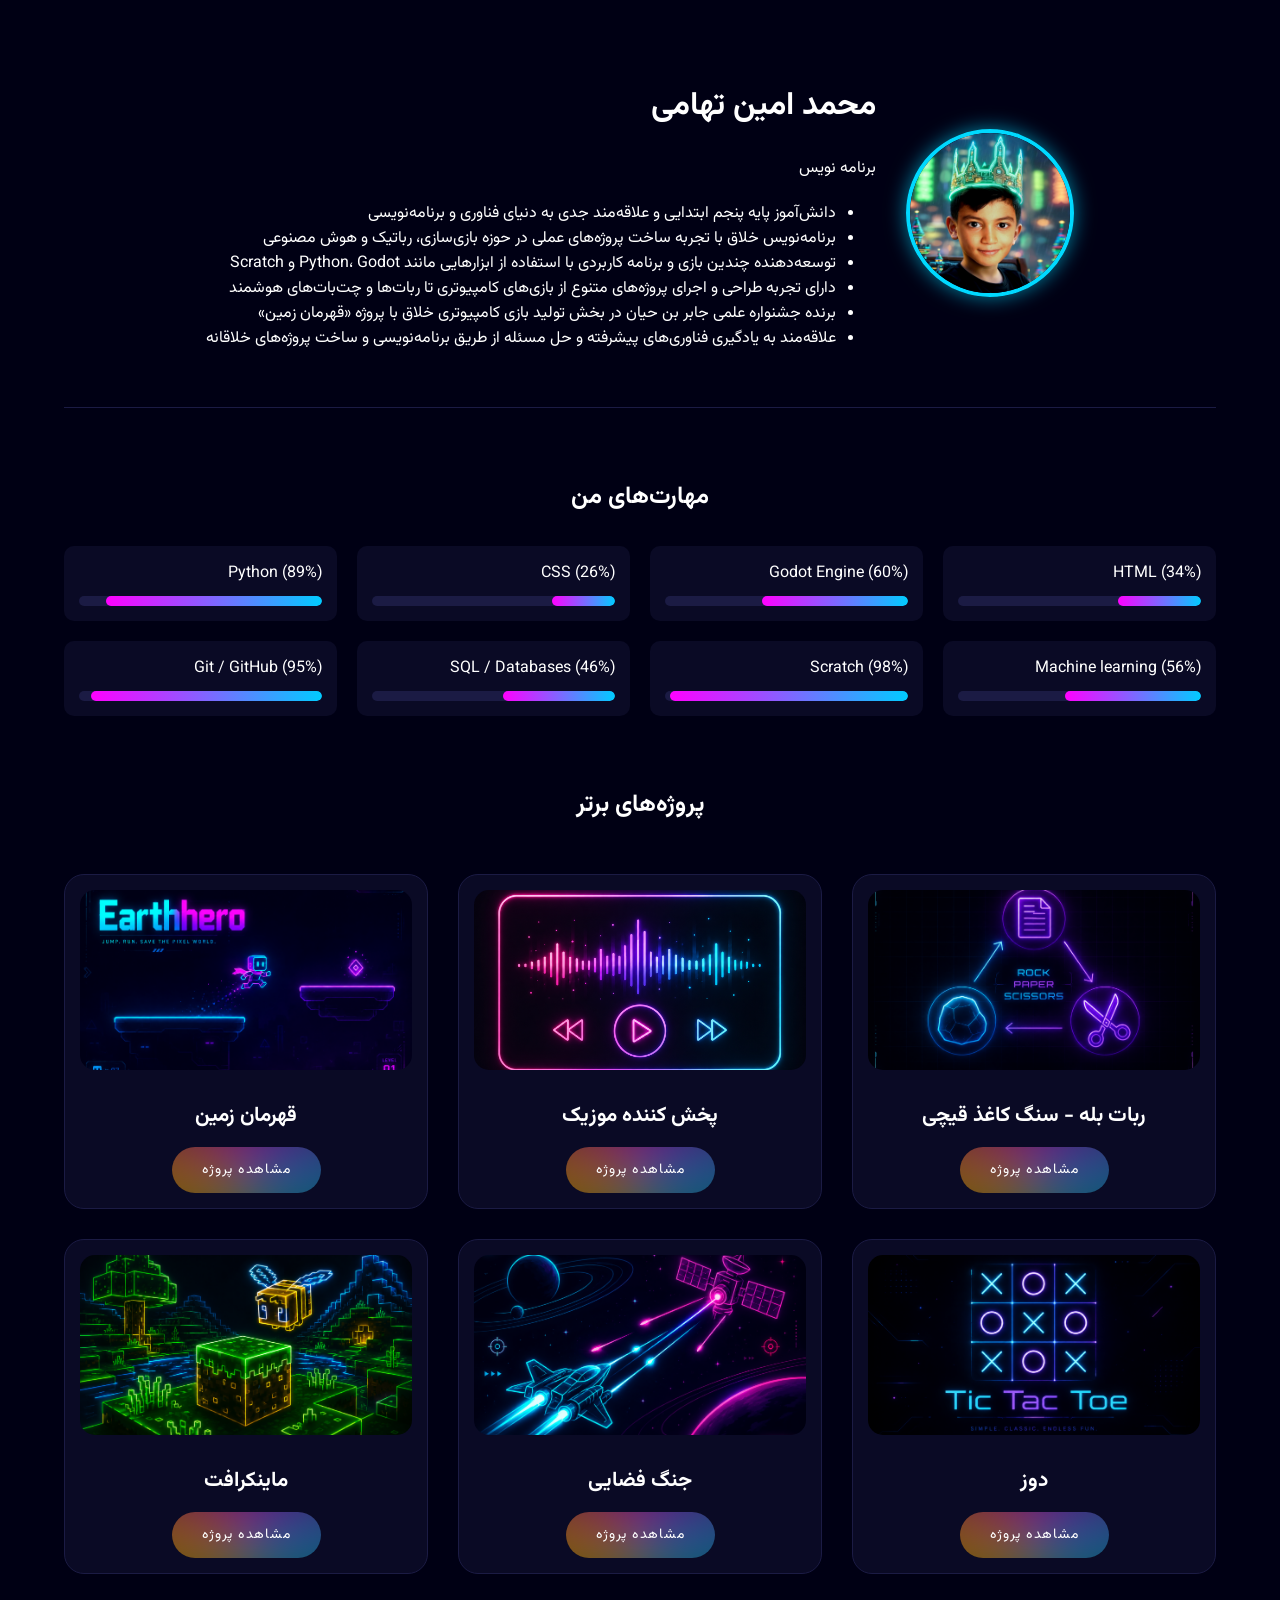
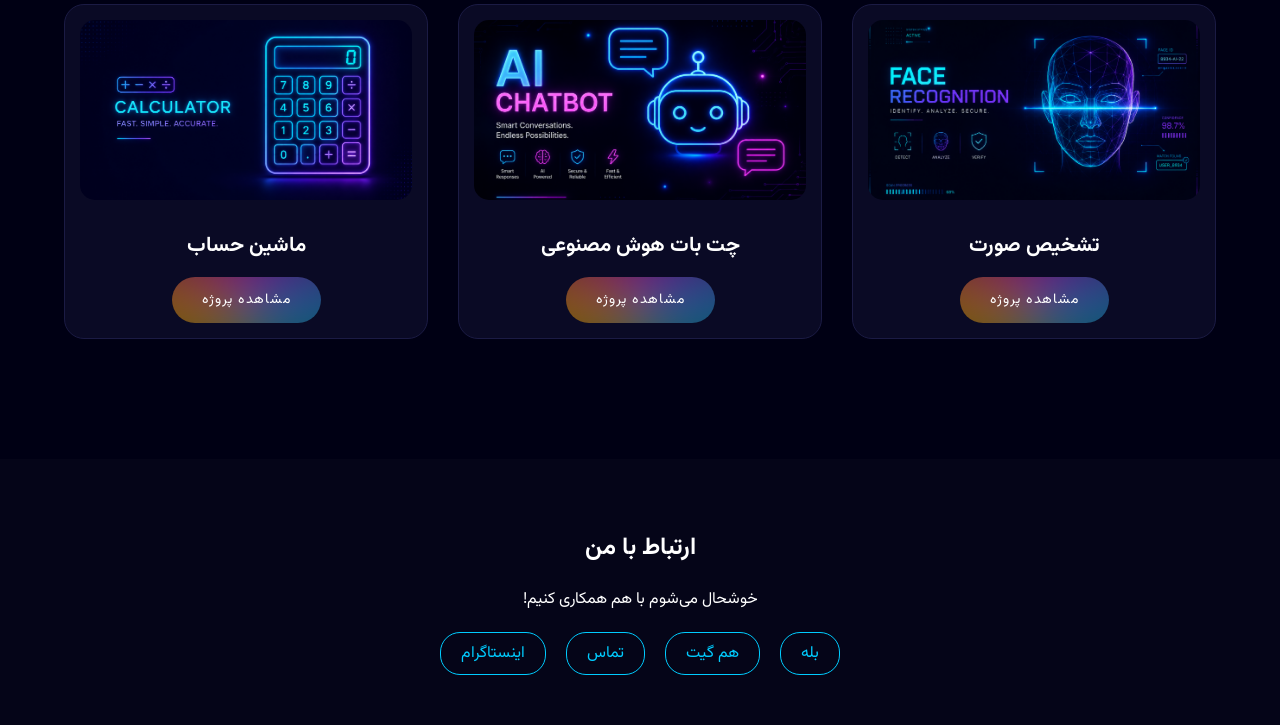
<file: index.html>
<!DOCTYPE html>
<html lang="fa">
<head>
    <meta charset="UTF-8">
    <meta name="viewport" content="width=device-width, initial-scale=1.0">
    <title>رزومه حرفه‌ای من</title>
    <link rel="stylesheet" href="style.css">
</head>
<body>

<div class="container">
    <header>
        <img src="profile.jpg" alt="عکس من" class="profile-img">
        <div class="header-info">
            <h1>محمد امین تهامی</h1>
            <p>برنامه‌ نویس</p>
            <ul>
  <li>دانش‌آموز پایه پنجم ابتدایی و علاقه‌مند جدی به دنیای فناوری و برنامه‌نویسی</li>
  <li>برنامه‌نویس خلاق با تجربه ساخت پروژه‌های عملی در حوزه بازی‌سازی، رباتیک و هوش مصنوعی</li>
  <li>توسعه‌دهنده چندین بازی و برنامه کاربردی با استفاده از ابزارهایی مانند Python، Godot و Scratch</li>
  <li>دارای تجربه طراحی و اجرای پروژه‌های متنوع از بازی‌های کامپیوتری تا ربات‌ها و چت‌بات‌های هوشمند</li>
  <li>برنده جشنواره علمی جابر بن حیان در بخش تولید بازی کامپیوتری خلاق با پروژه «قهرمان زمین»</li>
  <li>علاقه‌مند به یادگیری فناوری‌های پیشرفته و حل مسئله از طریق برنامه‌نویسی و ساخت پروژه‌های خلاقانه</li>
</ul>

        </div>
    </header>

    <section class="skills-section">
        <h2>مهارت‌های من</h2>
        <div class="skills-grid">
            <div class="skill-item">
                <span class="skill-name">HTML (34%)</span>
                <div class="progress-bar"><div class="progress-fill" style="width: 34%;"></div></div>
            </div>
            <div class="skill-item">
                <span class="skill-name">Godot Engine (60%)</span>
                <div class="progress-bar"><div class="progress-fill" style="width: 60%;"></div></div>
            </div>
            <div class="skill-item">
                <span class="skill-name">CSS (26%)</span>
                <div class="progress-bar"><div class="progress-fill" style="width: 26%;"></div></div>
            </div>
            <div class="skill-item">
                <span class="skill-name">Python (89%)</span>
                <div class="progress-bar"><div class="progress-fill" style="width: 89%;"></div></div>
            </div>
            <div class="skill-item">
                <span class="skill-name">Machine learning (56%)</span>
                <div class="progress-bar"><div class="progress-fill" style="width: 56%;"></div></div>
            </div>
            <div class="skill-item">
                <span class="skill-name">Scratch (98%)</span>
                <div class="progress-bar"><div class="progress-fill" style="width: 98%;"></div></div>
            </div>
            <div class="skill-item">
                <span class="skill-name">SQL / Databases (46%)</span>
                <div class="progress-bar"><div class="progress-fill" style="width: 46%;"></div></div>
            </div>
            <div class="skill-item">
                <span class="skill-name">Git / GitHub (95%)</span>
                <div class="progress-bar"><div class="progress-fill" style="width: 95%;"></div></div>
            </div>
        </div>
    </section>

    <section>
        <h2>پروژه‌های برتر</h2>
        <div class="projects-grid">
            <!-- Project 1 -->
            <div class="project-card">
                <img src="project1.jpg" alt="Project 1" class="project-thumbnail">
                <div class="project-name">ربات بله - سنگ کاغذ قیچی</div>
                <a href="project1.html"><button class="galaxy">مشاهده پروژه</button></a>
            </div>
            <!-- Project 2 -->
            <div class="project-card">
                <img src="project2.jpg" alt="Project 2" class="project-thumbnail">
                <div class="project-name">پخش کننده موزیک</div>
                <a href="project2.html"><button class="galaxy">مشاهده پروژه</button></a>
            </div>
            <!-- Project 3 -->
            <div class="project-card">
                <img src="project3.jpg" alt="Project 3" class="project-thumbnail">
                <div class="project-name">قهرمان زمین</div>
                <a href="project3.html"><button class="galaxy">مشاهده پروژه</button></a>
            </div>
            <!-- Project 4 -->
            <div class="project-card">
                <img src="project4.jpg" alt="Project 4" class="project-thumbnail">
                <div class="project-name">دوز</div>
                <a href="project4.html"><button class="galaxy">مشاهده پروژه</button></a>
            </div>
            <!-- Project 5 -->
            <div class="project-card">
                <img src="project5.jpg" alt="Project 5" class="project-thumbnail">
                <div class="project-name">جنگ فضایی</div>
                <a href="project5.html"><button class="galaxy">مشاهده پروژه</button></a>
            </div>
            <!-- Project 6 -->
            <div class="project-card">
                <img src="project6.jpg" alt="Project 6" class="project-thumbnail">
                <div class="project-name">ماینکرافت</div>
                <a href="project6.html"><button class="galaxy">مشاهده پروژه</button></a>
            </div>
            <!-- Project 7 -->
            <div class="project-card">
                <img src="project7.jpg" alt="Project 7" class="project-thumbnail">
                <div class="project-name">تشخیص صورت</div>
                <a href="project7.html"><button class="galaxy">مشاهده پروژه</button></a>
            </div>
            <!-- Project 8 -->
            <div class="project-card">
                <img src="project8.jpg" alt="Project 8" class="project-thumbnail">
                <div class="project-name">چت بات هوش مصنوعی</div>
                <a href="project8.html"><button class="galaxy">مشاهده پروژه</button></a>
            </div>
            <!-- Project 9 -->
            <div class="project-card">
                <img src="project9.jpg" alt="Project 9" class="project-thumbnail">
                <div class="project-name">ماشین حساب</div>
                <a href="project9.html"><button class="galaxy">مشاهده پروژه</button></a>
            </div>
        </div>
    </section>
</div>

<footer>
    <h2>ارتباط با من</h2>
    <p>خوشحال می‌شوم با هم همکاری کنیم!</p>
    <div class="contact-links">
        <a href="https://ble.ir/py_mc_amin">بله</a>
        <a href="https://hamgit.ir/roghebra1">هم گیت</a>
        <a href="tel:09912001302">تماس</a>
        <a href="https://instagram.com/modaresanekoochak">اینستاگرام</a>
    </div>
</footer>

</body>
</html>
</file>
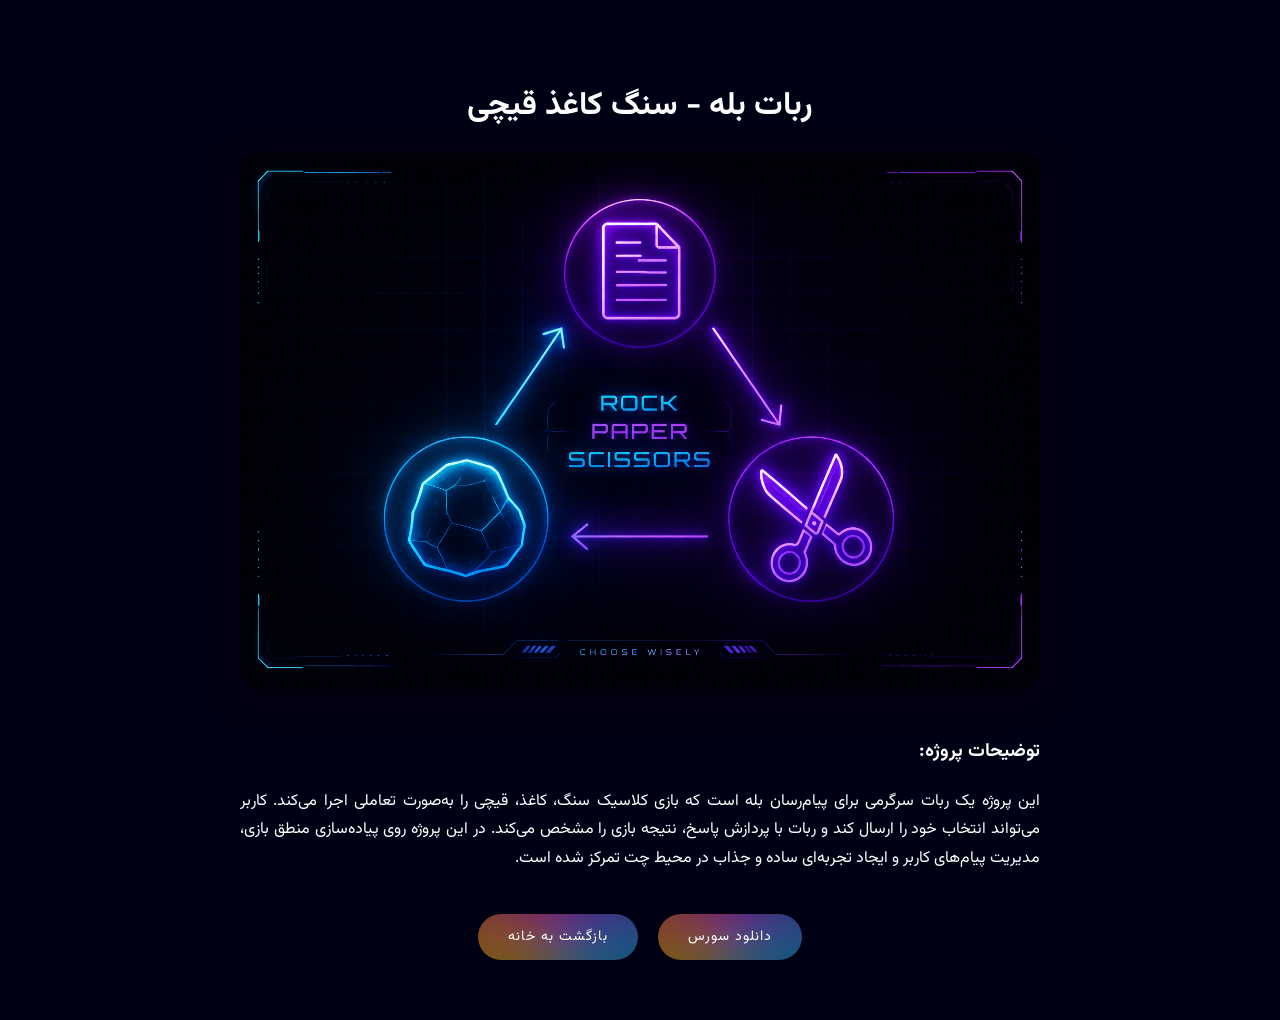
<file: project1.html>
<!DOCTYPE html>
<html lang="fa">
<head>
    <meta charset="UTF-8">
    <meta name="viewport" content="width=device-width, initial-scale=1.0">
    <title>پروژه 1</title>
    <link rel="stylesheet" href="style.css">
    <style>
        .project-details { padding: 60px 0; }
        .project-hero-img { width: 100%; max-width: 800px; border-radius: 20px; box-shadow: 0 10px 30px rgba(0,0,0,0.5); }
        .btn-group { display: flex; gap: 20px; justify-content: center; margin-top: 40px; }
    </style>
</head>
<body>

<div class="container project-details">
    <h1>ربات بله - سنگ کاغذ قیچی</h1>
    <img src="project1.jpg" alt="Project 1" class="project-hero-img">
    
    <div style="max-width: 800px; margin: 40px auto; line-height: 1.8; text-align: justify;">
        <h3>توضیحات پروژه:</h3>
        <p>
این پروژه یک ربات سرگرمی برای پیام‌رسان بله است که بازی کلاسیک سنگ، کاغذ، قیچی را به‌صورت تعاملی اجرا می‌کند. کاربر می‌تواند انتخاب خود را ارسال کند و ربات با پردازش پاسخ، نتیجه بازی را مشخص می‌کند. در این پروژه روی پیاده‌سازی منطق بازی، مدیریت پیام‌های کاربر و ایجاد تجربه‌ای ساده و جذاب در محیط چت تمرکز شده است.
</p>

    </div>

    <div class="btn-group">
        <a href="https://hamgit.ir/mahdiar/bot"><button class="galaxy">دانلود سورس</button></a>
        <a href="index.html"><button class="galaxy">بازگشت به خانه</button></a>
    </div>
</div>

</body>
</html>
</file>
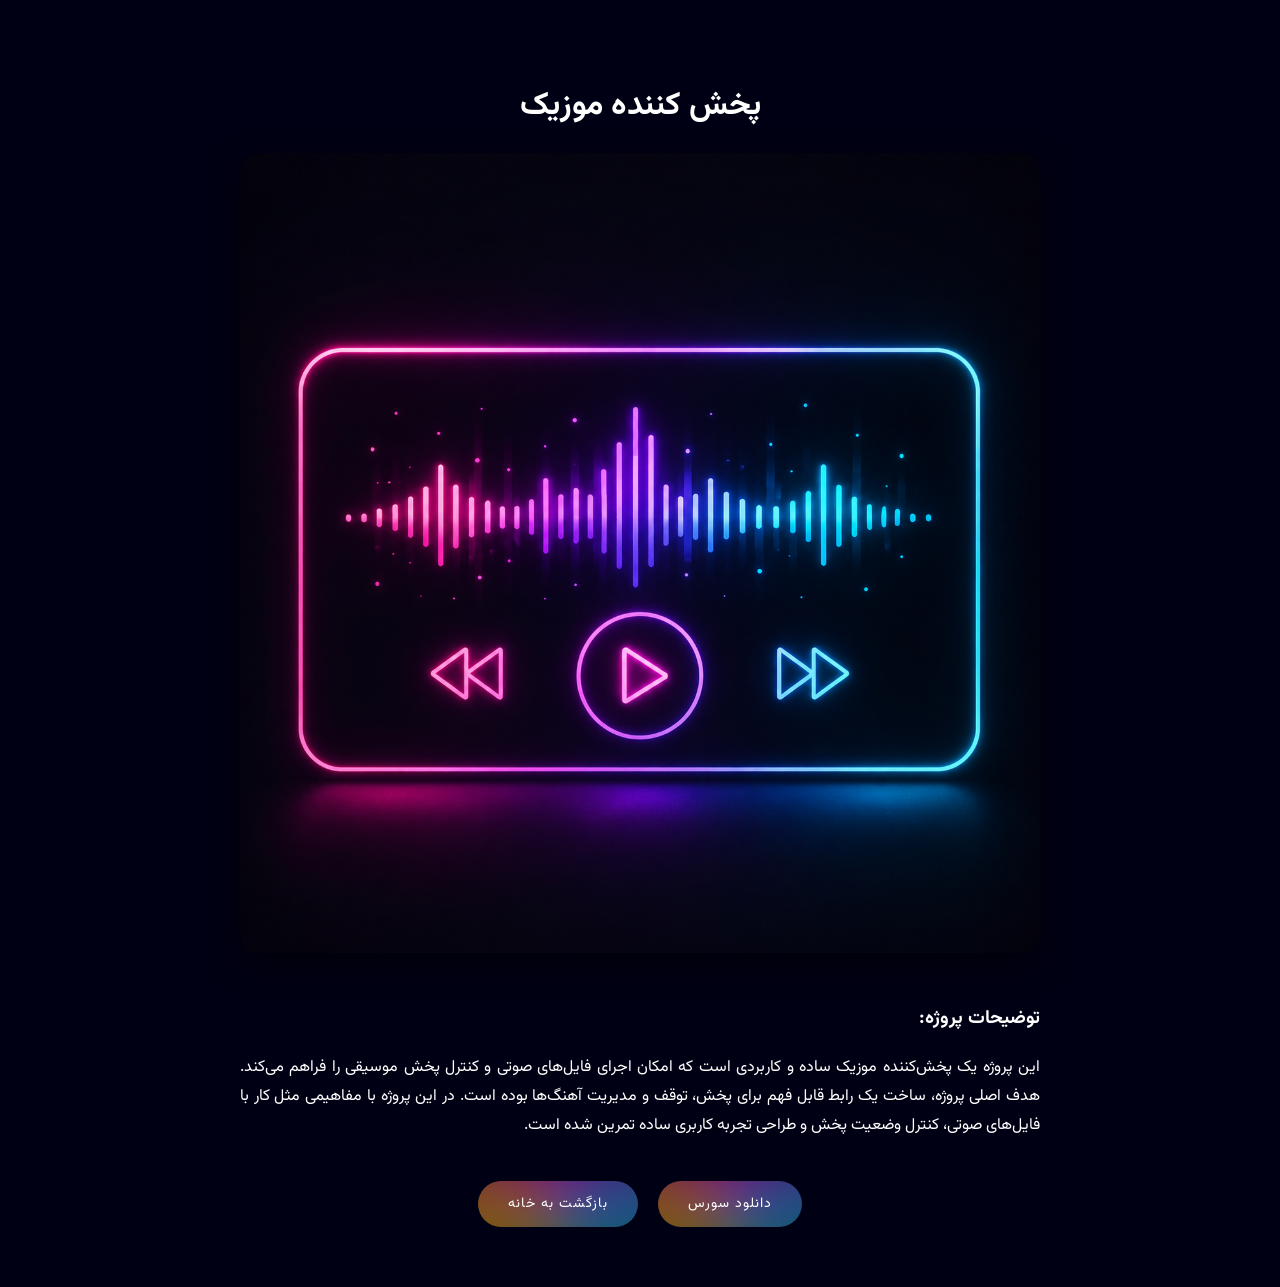
<file: project2.html>
<!DOCTYPE html>
<html lang="fa">
<head>
    <meta charset="UTF-8">
    <meta name="viewport" content="width=device-width, initial-scale=1.0">
    <title>پروژه 2</title>
    <link rel="stylesheet" href="style.css">
    <style>
        .project-details { padding: 60px 0; }
        .project-hero-img { width: 100%; max-width: 800px; border-radius: 20px; box-shadow: 0 10px 30px rgba(0,0,0,0.5); }
        .btn-group { display: flex; gap: 20px; justify-content: center; margin-top: 40px; }
    </style>
</head>
<body>

<div class="container project-details">
    <h1>پخش کننده موزیک</h1>
    <img src="project2.jpg" alt="Project 2" class="project-hero-img">
    
    <div style="max-width: 800px; margin: 40px auto; line-height: 1.8; text-align: justify;">
        <h3>توضیحات پروژه:</h3>
        <p>
این پروژه یک پخش‌کننده موزیک ساده و کاربردی است که امکان اجرای فایل‌های صوتی و کنترل پخش موسیقی را فراهم می‌کند. هدف اصلی پروژه، ساخت یک رابط قابل فهم برای پخش، توقف و مدیریت آهنگ‌ها بوده است. در این پروژه با مفاهیمی مثل کار با فایل‌های صوتی، کنترل وضعیت پخش و طراحی تجربه کاربری ساده تمرین شده است.
</p>

    </div>

    <div class="btn-group">
        <a href="https://pn-src.ir/56"><button class="galaxy">دانلود سورس</button></a>
        <a href="index.html"><button class="galaxy">بازگشت به خانه</button></a>
    </div>
</div>

</body>
</html>
</file>
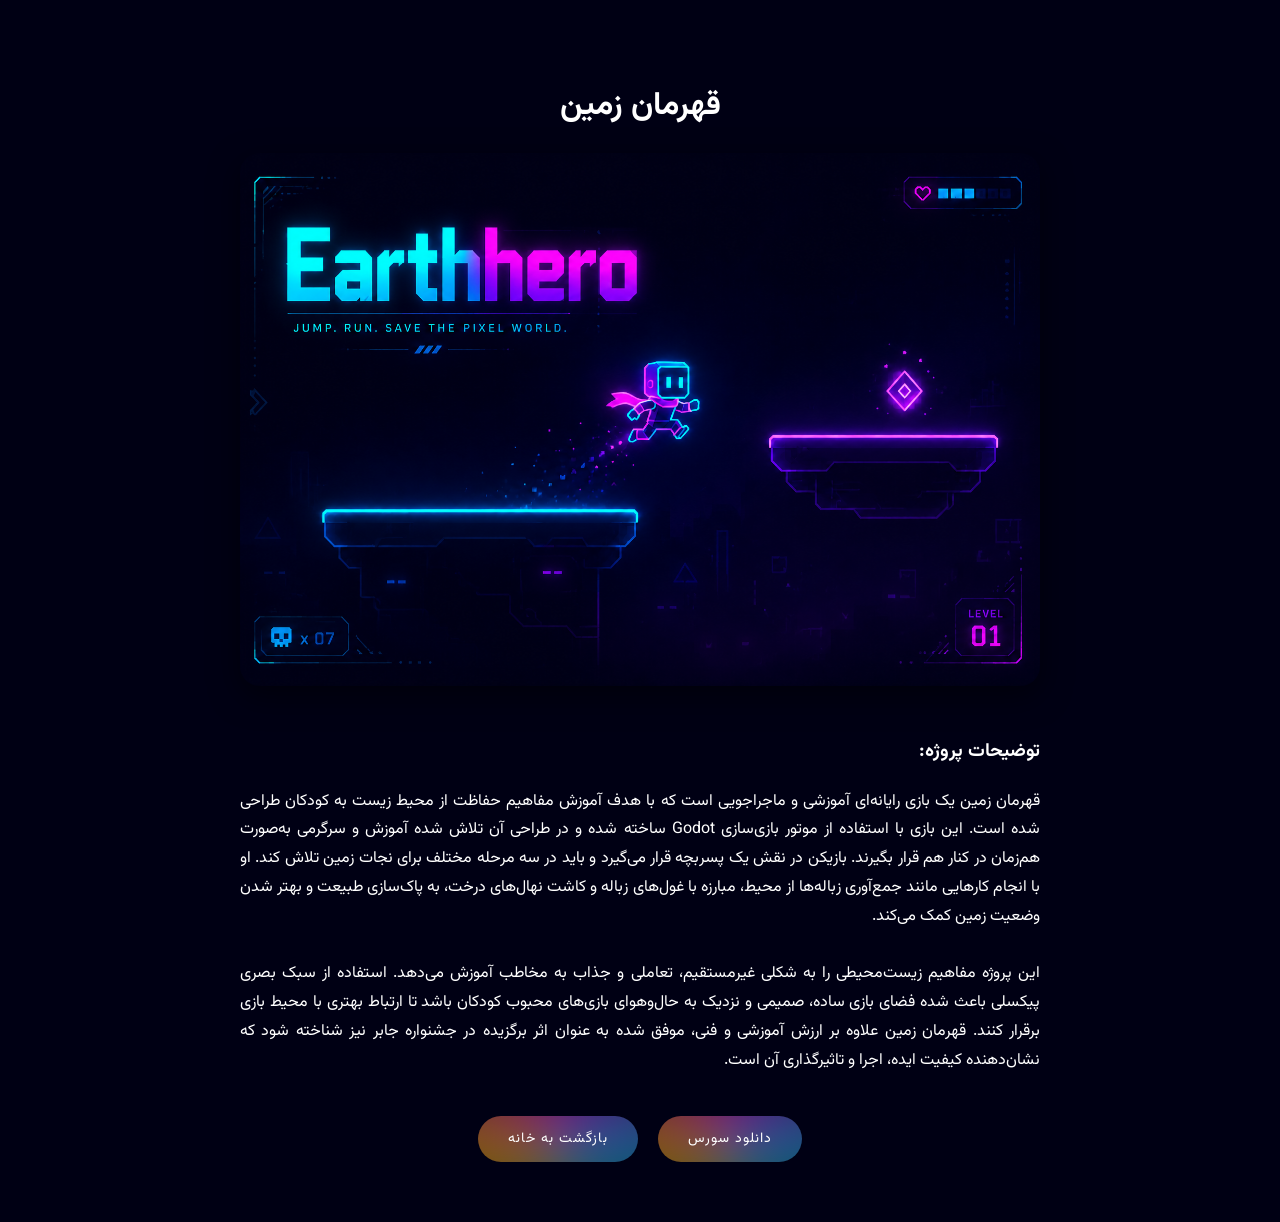
<file: project3.html>
<!DOCTYPE html>
<html lang="fa">
<head>
    <meta charset="UTF-8">
    <meta name="viewport" content="width=device-width, initial-scale=1.0">
    <title>پروژه 3</title>
    <link rel="stylesheet" href="style.css">
    <style>
        .project-details { padding: 60px 0; }
        .project-hero-img { width: 100%; max-width: 800px; border-radius: 20px; box-shadow: 0 10px 30px rgba(0,0,0,0.5); }
        .btn-group { display: flex; gap: 20px; justify-content: center; margin-top: 40px; }
    </style>
</head>
<body>

<div class="container project-details">
    <h1>قهرمان زمین</h1>
    <img src="project3.jpg" alt="Project 3" class="project-hero-img">
    
    <div style="max-width: 800px; margin: 40px auto; line-height: 1.8; text-align: justify;">
        <h3>توضیحات پروژه:</h3>
        <p>
قهرمان زمین یک بازی رایانه‌ای آموزشی و ماجراجویی است که با هدف آموزش مفاهیم حفاظت از محیط زیست به کودکان طراحی شده است. این بازی با استفاده از موتور بازی‌سازی Godot ساخته شده و در طراحی آن تلاش شده آموزش و سرگرمی به‌صورت هم‌زمان در کنار هم قرار بگیرند. بازیکن در نقش یک پسربچه قرار می‌گیرد و باید در سه مرحله مختلف برای نجات زمین تلاش کند. او با انجام کارهایی مانند جمع‌آوری زباله‌ها از محیط، مبارزه با غول‌های زباله و کاشت نهال‌های درخت، به پاک‌سازی طبیعت و بهتر شدن وضعیت زمین کمک می‌کند.
<br><br>
این پروژه مفاهیم زیست‌محیطی را به شکلی غیرمستقیم، تعاملی و جذاب به مخاطب آموزش می‌دهد. استفاده از سبک بصری پیکسلی باعث شده فضای بازی ساده، صمیمی و نزدیک به حال‌وهوای بازی‌های محبوب کودکان باشد تا ارتباط بهتری با محیط بازی برقرار کنند. قهرمان زمین علاوه بر ارزش آموزشی و فنی، موفق شده به عنوان اثر برگزیده در جشنواره جابر نیز شناخته شود که نشان‌دهنده کیفیت ایده، اجرا و تاثیرگذاری آن است.
</p>

    </div>

    <div class="btn-group">
        <a href="https://my.files.ir/drive/s/8D9neHzLtfwUJCB4wpr4i29UbdkNmP"><button class="galaxy">دانلود سورس</button></a>
        <a href="index.html"><button class="galaxy">بازگشت به خانه</button></a>
    </div>
</div>

</body>
</html>
</file>
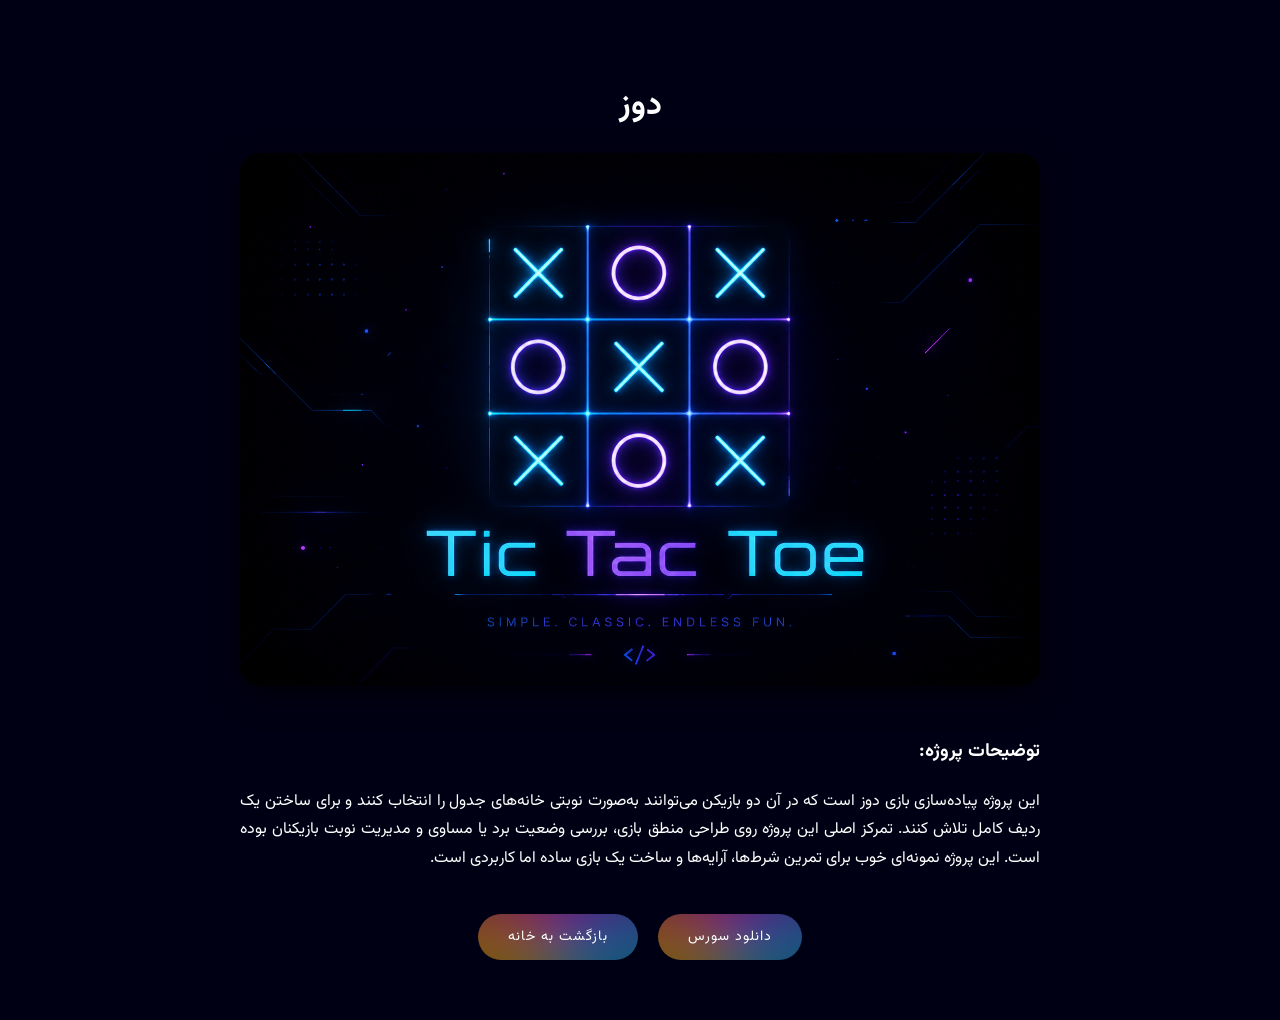
<file: project4.html>
<!DOCTYPE html>
<html lang="fa">
<head>
    <meta charset="UTF-8">
    <meta name="viewport" content="width=device-width, initial-scale=1.0">
    <title>پروژه 4</title>
    <link rel="stylesheet" href="style.css">
    <style>
        .project-details { padding: 60px 0; }
        .project-hero-img { width: 100%; max-width: 800px; border-radius: 20px; box-shadow: 0 10px 30px rgba(0,0,0,0.5); }
        .btn-group { display: flex; gap: 20px; justify-content: center; margin-top: 40px; }
    </style>
</head>
<body>

<div class="container project-details">
    <h1>دوز</h1>
    <img src="project4.jpg" alt="Project 4" class="project-hero-img">
    
    <div style="max-width: 800px; margin: 40px auto; line-height: 1.8; text-align: justify;">
        <h3>توضیحات پروژه:</h3>
        <p>
این پروژه پیاده‌سازی بازی دوز است که در آن دو بازیکن می‌توانند به‌صورت نوبتی خانه‌های جدول را انتخاب کنند و برای ساختن یک ردیف کامل تلاش کنند. تمرکز اصلی این پروژه روی طراحی منطق بازی، بررسی وضعیت برد یا مساوی و مدیریت نوبت بازیکنان بوده است. این پروژه نمونه‌ای خوب برای تمرین شرط‌ها، آرایه‌ها و ساخت یک بازی ساده اما کاربردی است.
</p>

    </div>

    <div class="btn-group">
        <a href="دوز.zip"><button class="galaxy">دانلود سورس</button></a>
        <a href="index.html"><button class="galaxy">بازگشت به خانه</button></a>
    </div>
</div>

</body>
</html>
</file>
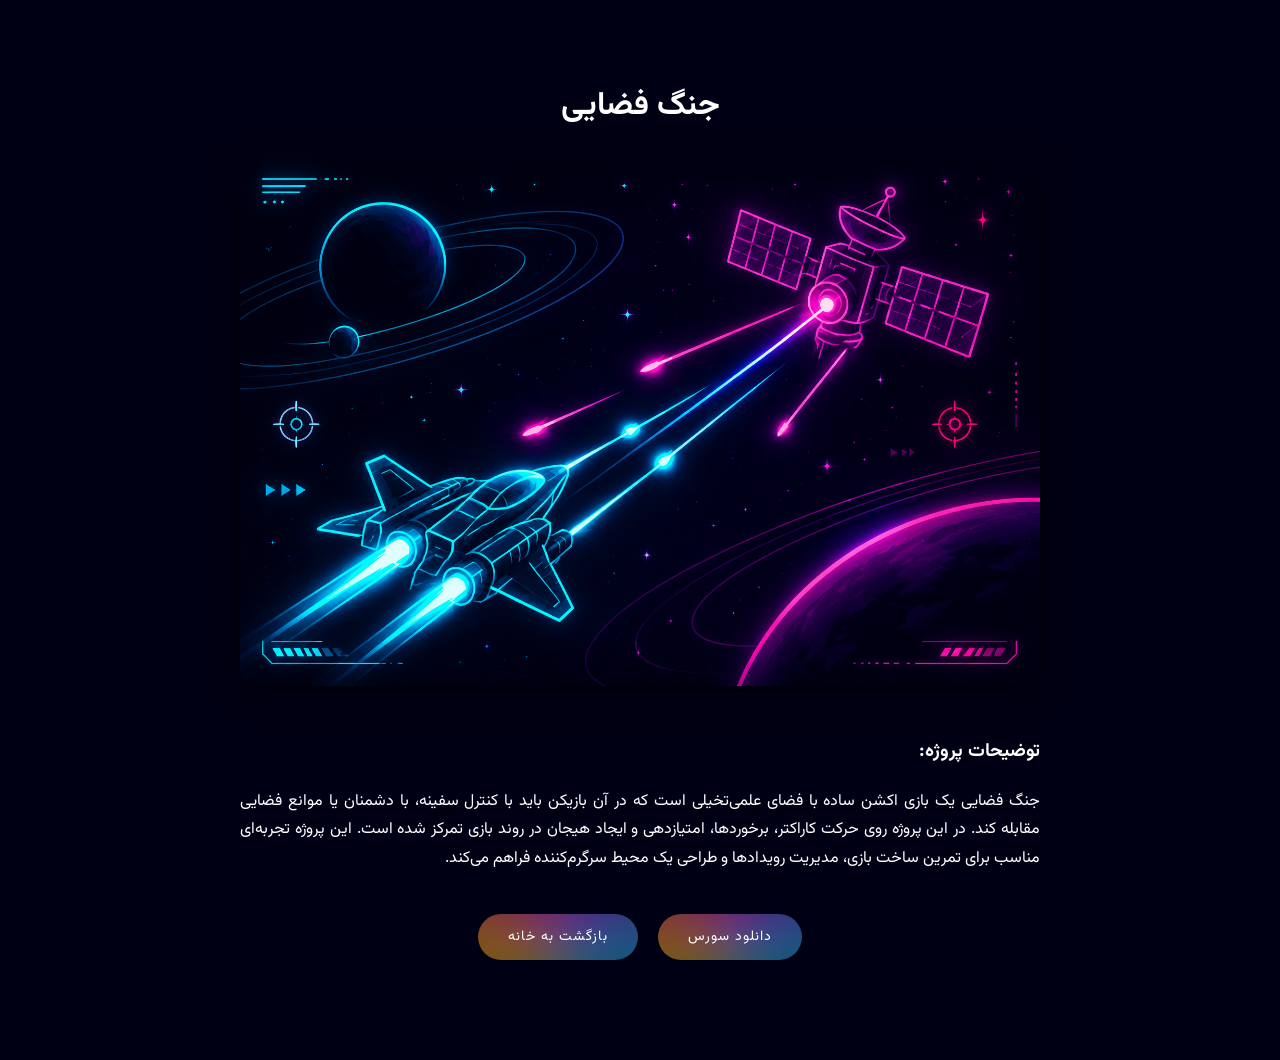
<file: project5.html>
<!DOCTYPE html>
<html lang="fa">
<head>
    <meta charset="UTF-8">
    <meta name="viewport" content="width=device-width, initial-scale=1.0">
    <title>پروژه 5</title>
    <link rel="stylesheet" href="style.css">
    <style>
        .project-details { padding: 60px 0; }
        .project-hero-img { width: 100%; max-width: 800px; border-radius: 20px; box-shadow: 0 10px 30px rgba(0,0,0,0.5); }
        .btn-group { display: flex; gap: 20px; justify-content: center; margin-top: 40px; }
    </style>
</head>
<body>

<div class="container project-details">
    <h1>جنگ فضایی</h1>
    <img src="project5.jpg" alt="Project 5" class="project-hero-img">
    
    <div style="max-width: 800px; margin: 40px auto; line-height: 1.8; text-align: justify;">
        <h3>توضیحات پروژه:</h3>
        <p>
جنگ فضایی یک بازی اکشن ساده با فضای علمی‌تخیلی است که در آن بازیکن باید با کنترل سفینه، با دشمنان یا موانع فضایی مقابله کند. در این پروژه روی حرکت کاراکتر، برخوردها، امتیازدهی و ایجاد هیجان در روند بازی تمرکز شده است. این پروژه تجربه‌ای مناسب برای تمرین ساخت بازی، مدیریت رویدادها و طراحی یک محیط سرگرم‌کننده فراهم می‌کند.
</p>


    <div class="btn-group">
        <a href="https://my.files.ir/drive/s/yei5EBRXaj56Qwaek9x6eIL3ROnahR"><button class="galaxy">دانلود سورس</button></a>
        <a href="index.html"><button class="galaxy">بازگشت به خانه</button></a>
    </div>
</div>

</body>
</html>
</file>
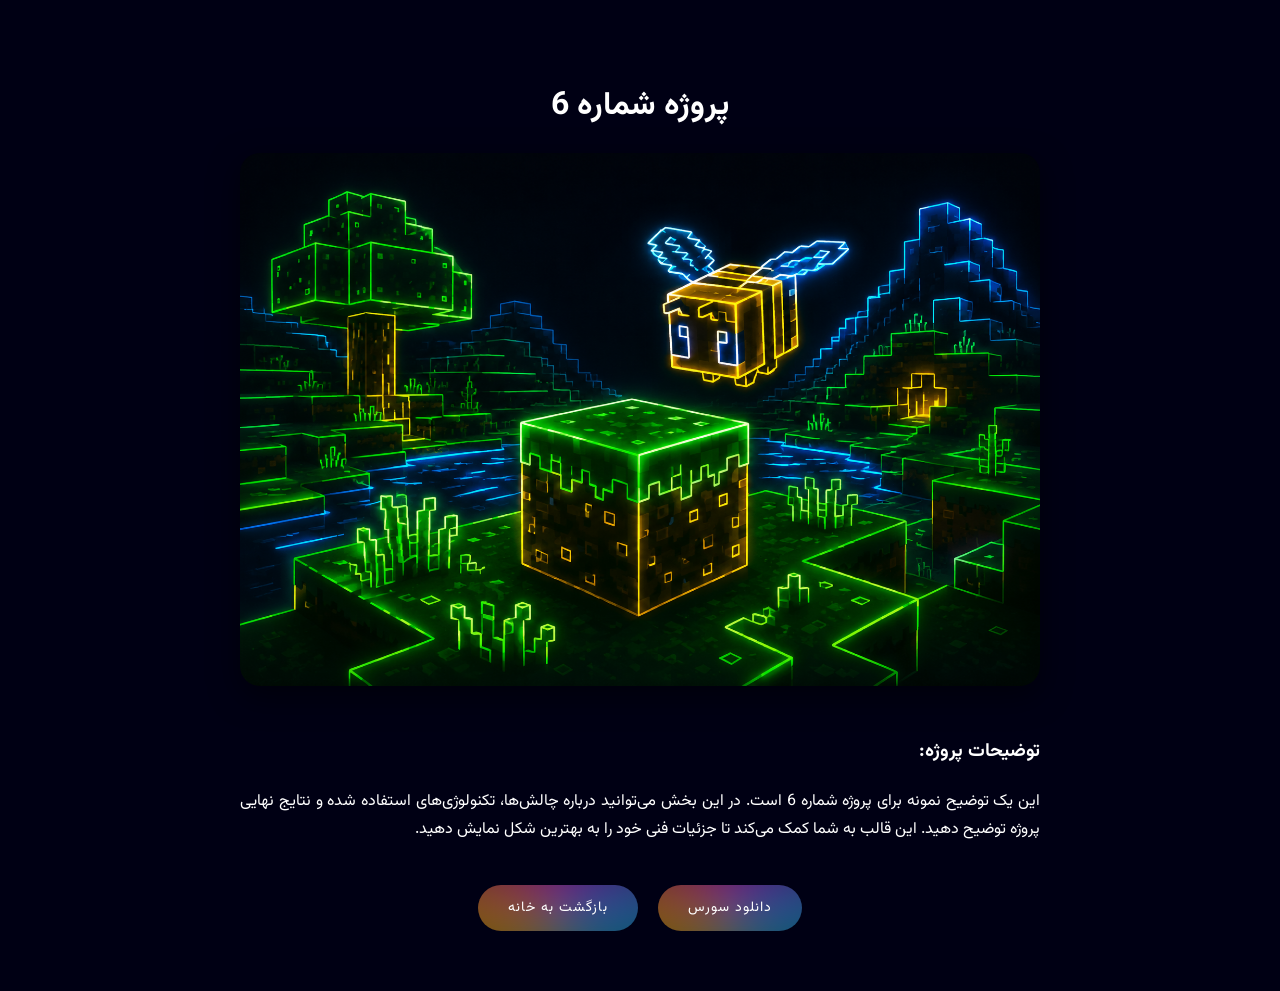
<file: project6.html>
<!DOCTYPE html>
<html lang="fa">
<head>
    <meta charset="UTF-8">
    <meta name="viewport" content="width=device-width, initial-scale=1.0">
    <title>پروژه 6</title>
    <link rel="stylesheet" href="style.css">
    <style>
        .project-details { padding: 60px 0; }
        .project-hero-img { width: 100%; max-width: 800px; border-radius: 20px; box-shadow: 0 10px 30px rgba(0,0,0,0.5); }
        .btn-group { display: flex; gap: 20px; justify-content: center; margin-top: 40px; }
    </style>
</head>
<body>

<div class="container project-details">
    <h1>پروژه شماره 6</h1>
    <img src="project6.jpg" alt="Project 6" class="project-hero-img">
    
    <div style="max-width: 800px; margin: 40px auto; line-height: 1.8; text-align: justify;">
        <h3>توضیحات پروژه:</h3>
        <p>این یک توضیح نمونه برای پروژه شماره 6 است. در این بخش می‌توانید درباره چالش‌ها، تکنولوژی‌های استفاده شده و نتایج نهایی پروژه توضیح دهید. این قالب به شما کمک می‌کند تا جزئیات فنی خود را به بهترین شکل نمایش دهید.</p>
    </div>

    <div class="btn-group">
        <a href="source_code_6.zip"><button class="galaxy">دانلود سورس</button></a>
        <a href="index.html"><button class="galaxy">بازگشت به خانه</button></a>
    </div>
</div>

</body>
</html>
</file>
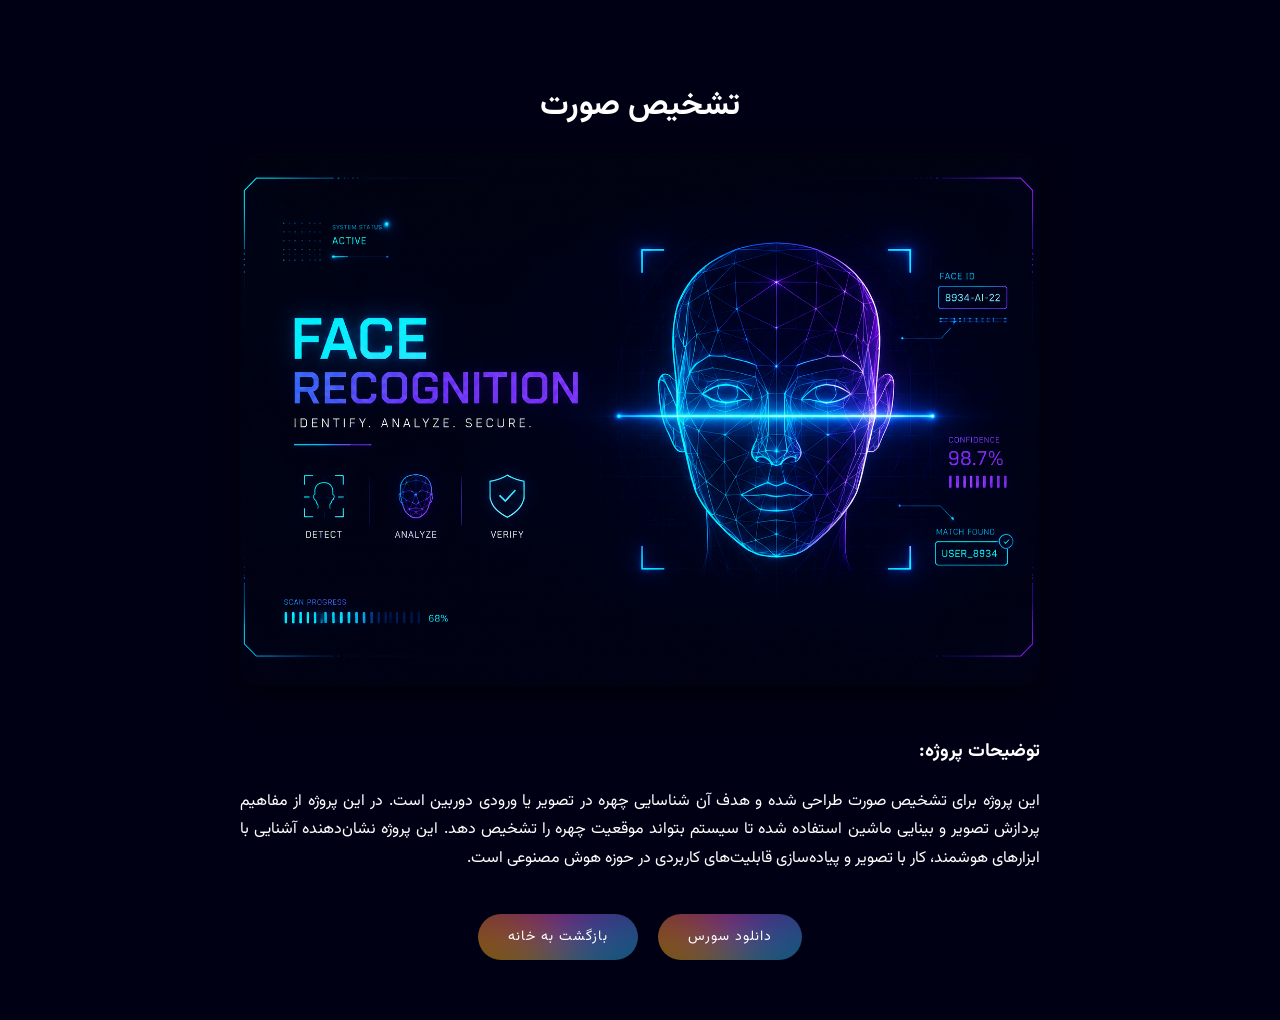
<file: project7.html>
<!DOCTYPE html>
<html lang="fa">
<head>
    <meta charset="UTF-8">
    <meta name="viewport" content="width=device-width, initial-scale=1.0">
    <title>پروژه 6</title>
    <link rel="stylesheet" href="style.css">
    <style>
        .project-details { padding: 60px 0; }
        .project-hero-img { width: 100%; max-width: 800px; border-radius: 20px; box-shadow: 0 10px 30px rgba(0,0,0,0.5); }
        .btn-group { display: flex; gap: 20px; justify-content: center; margin-top: 40px; }
    </style>
</head>
<body>

<div class="container project-details">
    <h1>تشخیص صورت</h1>
    <img src="project7.jpg" alt="Project 6" class="project-hero-img">
    
    <div style="max-width: 800px; margin: 40px auto; line-height: 1.8; text-align: justify;">
        <h3>توضیحات پروژه:</h3>
        <p>
این پروژه برای تشخیص صورت طراحی شده و هدف آن شناسایی چهره در تصویر یا ورودی دوربین است. در این پروژه از مفاهیم پردازش تصویر و بینایی ماشین استفاده شده تا سیستم بتواند موقعیت چهره را تشخیص دهد. این پروژه نشان‌دهنده آشنایی با ابزارهای هوشمند، کار با تصویر و پیاده‌سازی قابلیت‌های کاربردی در حوزه هوش مصنوعی است.
</p>

    </div>

    <div class="btn-group">
        <a href="موس و صورت.zip"><button class="galaxy">دانلود سورس</button></a>
        <a href="index.html"><button class="galaxy">بازگشت به خانه</button></a>
    </div>
</div>

</body>
</html>
</file>
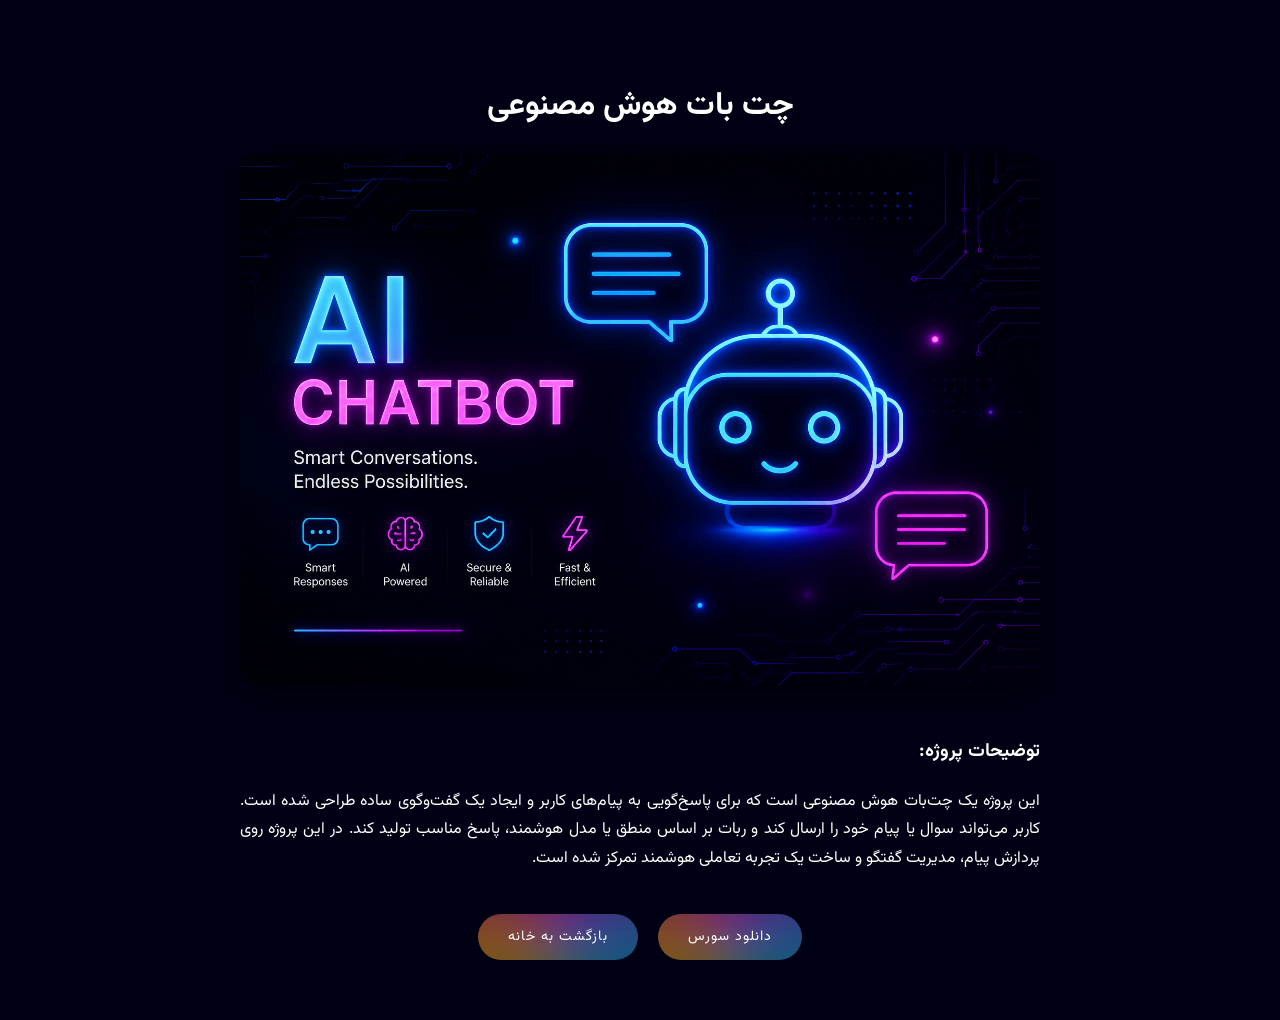
<file: project8.html>
<!DOCTYPE html>
<html lang="fa">
<head>
    <meta charset="UTF-8">
    <meta name="viewport" content="width=device-width, initial-scale=1.0">
    <title>پروژه 6</title>
    <link rel="stylesheet" href="style.css">
    <style>
        .project-details { padding: 60px 0; }
        .project-hero-img { width: 100%; max-width: 800px; border-radius: 20px; box-shadow: 0 10px 30px rgba(0,0,0,0.5); }
        .btn-group { display: flex; gap: 20px; justify-content: center; margin-top: 40px; }
    </style>
</head>
<body>

<div class="container project-details">
    <h1>چت بات هوش مصنوعی</h1>
    <img src="project8.jpg" alt="Project 6" class="project-hero-img">
    
    <div style="max-width: 800px; margin: 40px auto; line-height: 1.8; text-align: justify;">
        <h3>توضیحات پروژه:</h3>
        <p>
این پروژه یک چت‌بات هوش مصنوعی است که برای پاسخ‌گویی به پیام‌های کاربر و ایجاد یک گفت‌وگوی ساده طراحی شده است. کاربر می‌تواند سوال یا پیام خود را ارسال کند و ربات بر اساس منطق یا مدل هوشمند، پاسخ مناسب تولید کند. در این پروژه روی پردازش پیام، مدیریت گفتگو و ساخت یک تجربه تعاملی هوشمند تمرکز شده است.
</p>

    </div>

    <div class="btn-group">
        <a href="ai_bale_chatbot.zip"><button class="galaxy">دانلود سورس</button></a>
        <a href="index.html"><button class="galaxy">بازگشت به خانه</button></a>
    </div>
</div>

</body>
</html>
</file>
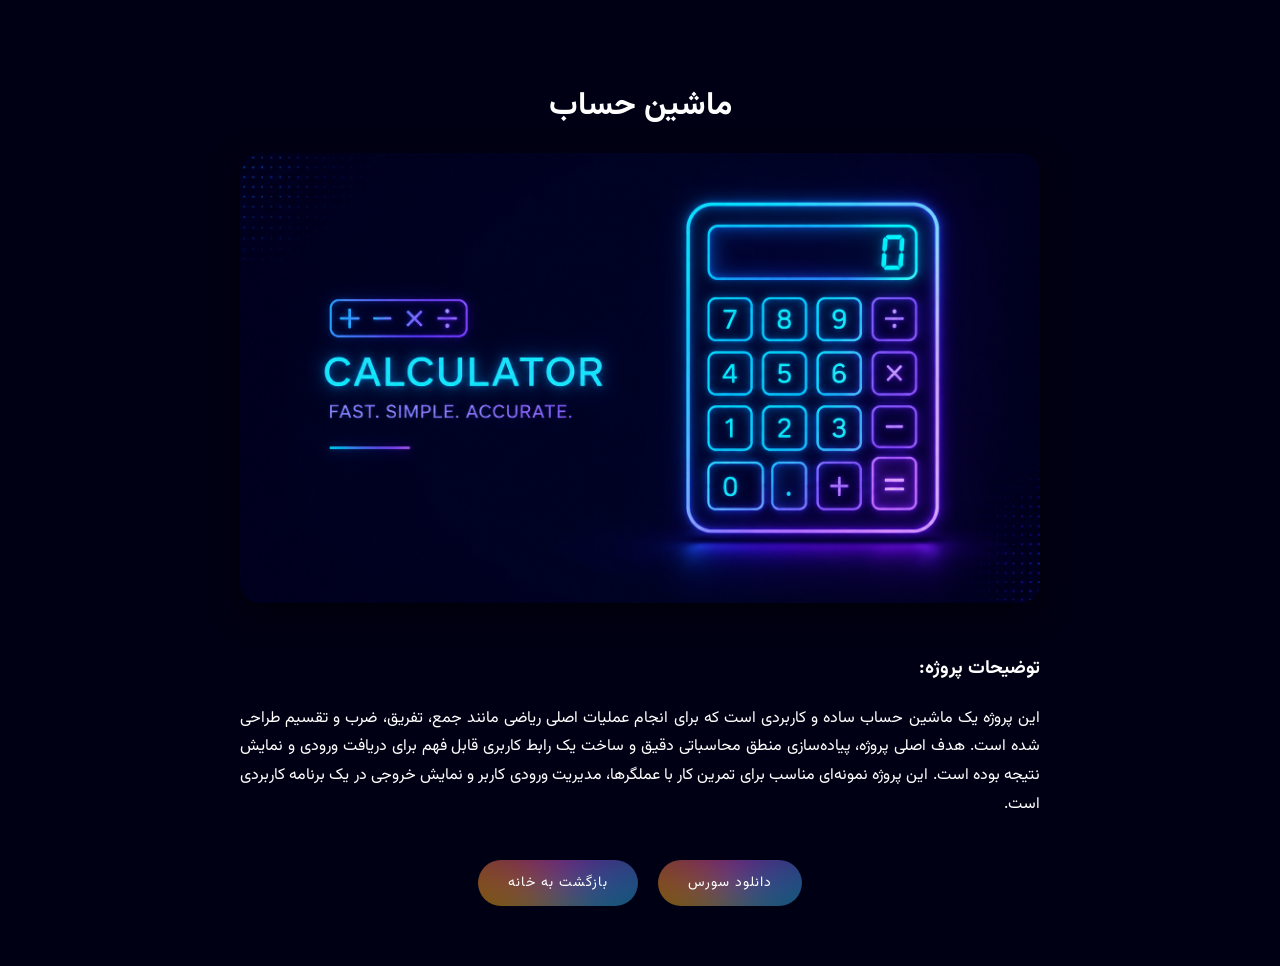
<file: project9.html>
<!DOCTYPE html>
<html lang="fa">
<head>
    <meta charset="UTF-8">
    <meta name="viewport" content="width=device-width, initial-scale=1.0">
    <title>پروژه 6</title>
    <link rel="stylesheet" href="style.css">
    <style>
        .project-details { padding: 60px 0; }
        .project-hero-img { width: 100%; max-width: 800px; border-radius: 20px; box-shadow: 0 10px 30px rgba(0,0,0,0.5); }
        .btn-group { display: flex; gap: 20px; justify-content: center; margin-top: 40px; }
    </style>
</head>
<body>

<div class="container project-details">
    <h1>ماشین حساب</h1>
    <img src="project9.jpg" alt="Project 6" class="project-hero-img">
    
    <div style="max-width: 800px; margin: 40px auto; line-height: 1.8; text-align: justify;">
        <h3>توضیحات پروژه:</h3>
        <p>
این پروژه یک ماشین حساب ساده و کاربردی است که برای انجام عملیات اصلی ریاضی مانند جمع، تفریق، ضرب و تقسیم طراحی شده است. هدف اصلی پروژه، پیاده‌سازی منطق محاسباتی دقیق و ساخت یک رابط کاربری قابل فهم برای دریافت ورودی و نمایش نتیجه بوده است. این پروژه نمونه‌ای مناسب برای تمرین کار با عملگرها، مدیریت ورودی کاربر و نمایش خروجی در یک برنامه کاربردی است.
</p>

    </div>

    <div class="btn-group">
        <a href="calculator.zip"><button class="galaxy">دانلود سورس</button></a>
        <a href="index.html"><button class="galaxy">بازگشت به خانه</button></a>
    </div>
</div>

</body>
</html>
</file>
<file: style.css>
@import url('https://fonts.googleapis.com/css2?family=Vazirmatn:wght@100;400;700&display=swap');

:root {
    --bg-color: #000014;
    --card-bg: #0a0a25;
    --accent-color: #00ccff;
}

body {
    margin: 0;
    padding: 0;
    font-family: 'Vazirmatn', sans-serif;
    background: var(--bg-color);
    color: white;
    direction: rtl;
    text-align: center;
}

.container {
    width: 90%;
    max-width: 1200px;
    margin: auto;
    padding: 20px;
}

/* Header Section */
header {
    display: flex;
    align-items: center;
    justify-content: center;
    gap: 30px;
    padding: 60px 0;
    border-bottom: 1px solid #1b1b44;
}

header {
    display: flex;
    align-items: center;
    justify-content: center;
    gap: 30px;
    flex-wrap: wrap;
    text-align: right;
    padding: 40px 20px;
}

.profile-img {
    width: 160px;
    height: 160px;
    object-fit: cover;
    border-radius: 50%;
    border: 4px solid #00d9ff;
    box-shadow: 0 0 20px rgba(0, 217, 255, 0.6);
}

.header-info {
    max-width: 700px;
}

.header-info p {
    line-height: 2;
}


/* Skills Section */
.skills-section {
    padding: 50px 0;
}

.skills-grid {
    display: grid;
    grid-template-columns: repeat(auto-fit, minmax(250px, 1fr));
    gap: 20px;
    margin-top: 30px;
}

.skill-item {
    background: var(--card-bg);
    padding: 15px;
    border-radius: 10px;
    text-align: right;
}

.skill-name { margin-bottom: 10px; display: block; }

.progress-bar {
    width: 100%;
    background: #1b1b44;
    height: 10px;
    border-radius: 5px;
    overflow: hidden;
}

.progress-fill {
    height: 100%;
    background: linear-gradient(90deg, #ff00ff, #00ccff);
    border-radius: 5px;
}

/* Projects Grid */
.projects-grid {
    display: grid;
    grid-template-columns: repeat(3, 1fr);
    gap: 30px;
    margin: 50px 0;
}

@media (max-width: 900px) {
    .projects-grid { grid-template-columns: repeat(2, 1fr); }
}
@media (max-width: 600px) {
    .projects-grid { grid-template-columns: 1fr; }
}

.project-card {
    background: var(--card-bg);
    border-radius: 20px;
    padding: 15px;
    transition: transform 0.3s;
    border: 1px solid #1b1b44;
    display: flex;
    flex-direction: column;
    align-items: center;
}

.project-card:hover {
    transform: translateY(-10px);
    border-color: var(--accent-color);
}

.project-thumbnail {
    width: 100%;
    height: 180px;
    background: #151535;
    border-radius: 15px;
    margin-bottom: 15px;
    object-fit: cover;
}

.project-name {
    font-size: 1.3rem;
    margin: 15px 0;
    font-weight: bold;
}

/* Galaxy Button Styling */
.galaxy {
  position: relative;
  padding: 12px 30px;
  font-size: 14px;
  color: #fff;
  background: radial-gradient(circle, #1b0034, #000);
  border: none;
  border-radius: 50px;
  cursor: pointer;
  overflow: hidden;
  letter-spacing: 1px;
  font-family: 'Vazirmatn';
  z-index: 1;
}

.galaxy::before {
  content: "";
  position: absolute;
  width: 300%;
  height: 300%;
  top: -100%;
  left: -100%;
  background: conic-gradient(from 0deg, #ff00ff, #00ccff, #ffcc00, #ff00ff);
  animation: spin 4s linear infinite;
  opacity: 0.5;
  filter: blur(30px);
  z-index: -1;
}

.galaxy:hover::before { opacity: 0.9; }

@keyframes spin { 0% { transform: rotate(0deg); } 100% { transform: rotate(360deg); } }

/* Footer */
footer {
    padding: 50px 0;
    background: #050518;
    margin-top: 50px;
}

.contact-links {
    display: flex;
    justify-content: center;
    gap: 20px;
    margin-top: 20px;
}

.contact-links a {
    color: var(--accent-color);
    text-decoration: none;
    border: 1px solid var(--accent-color);
    padding: 8px 20px;
    border-radius: 20px;
    transition: 0.3s;
}

.contact-links a:hover {
    background: var(--accent-color);
    color: black;
}

a { text-decoration: none; }
</file>
